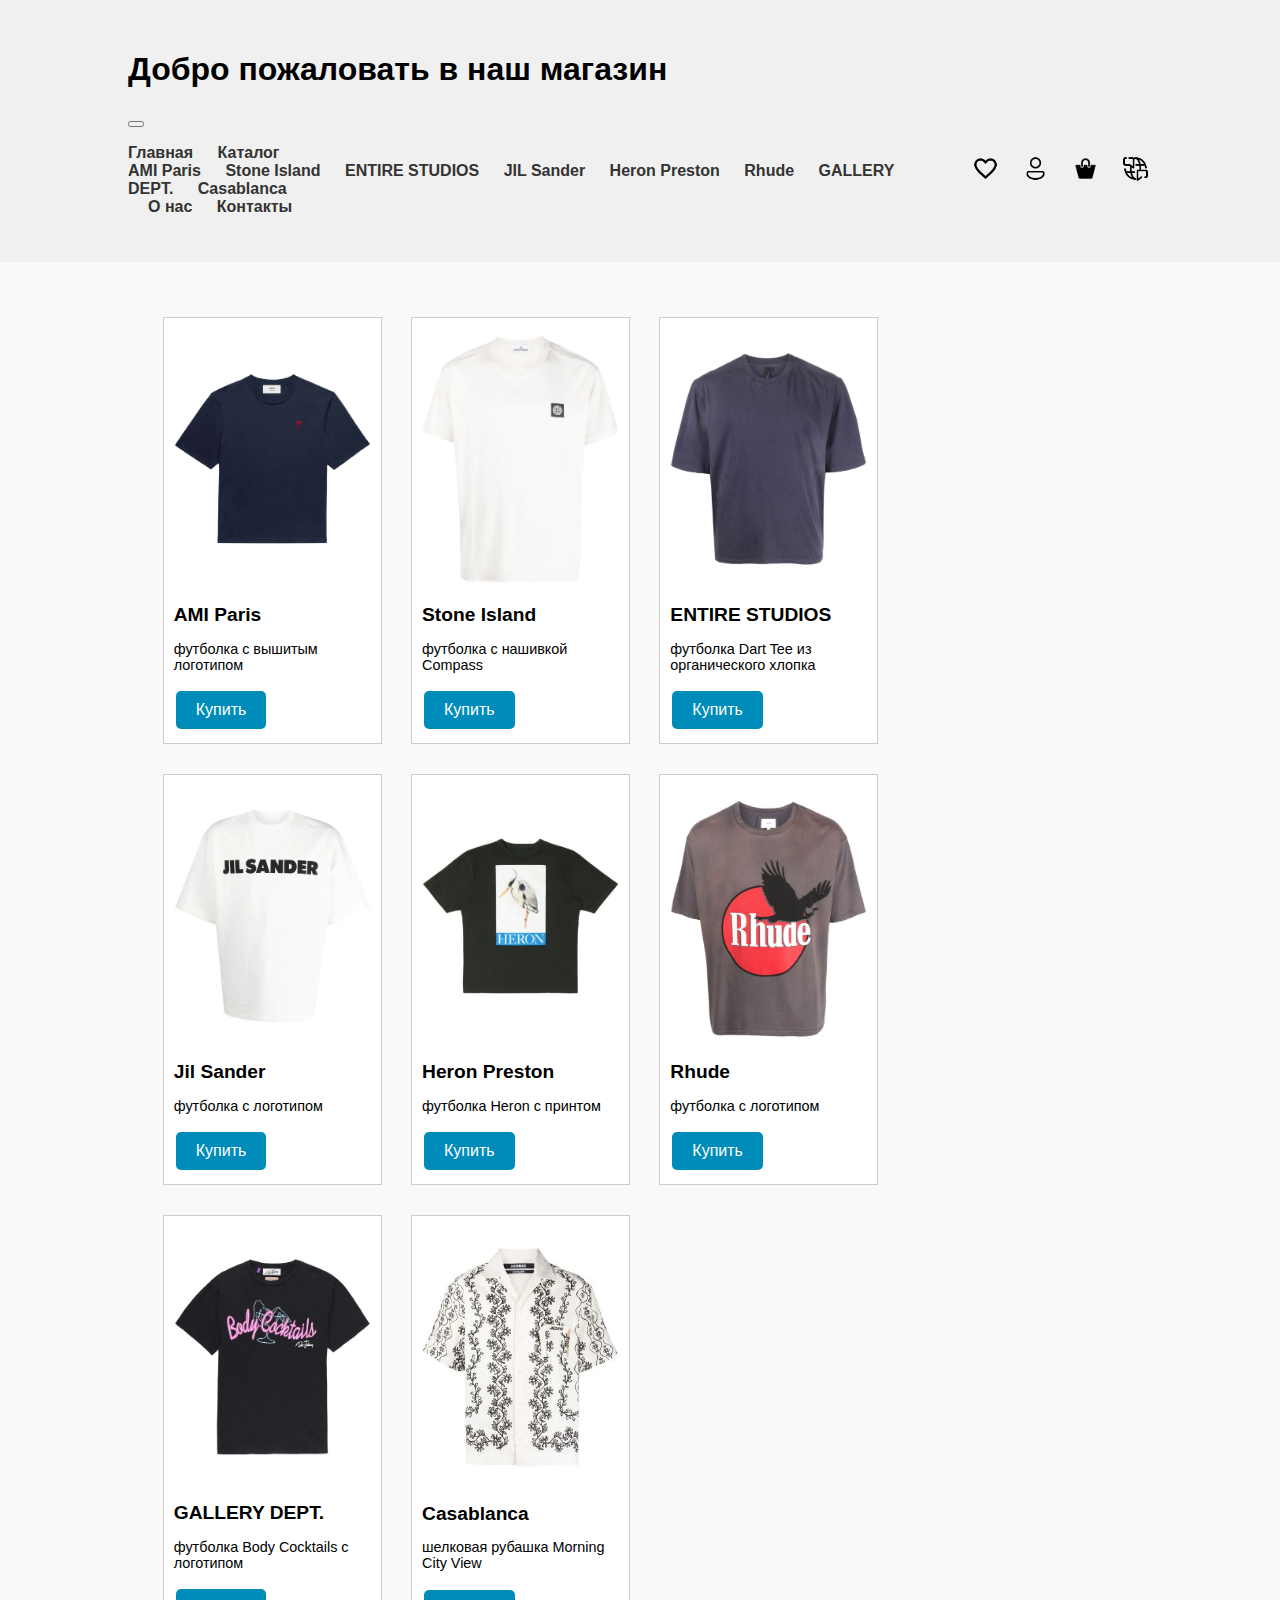
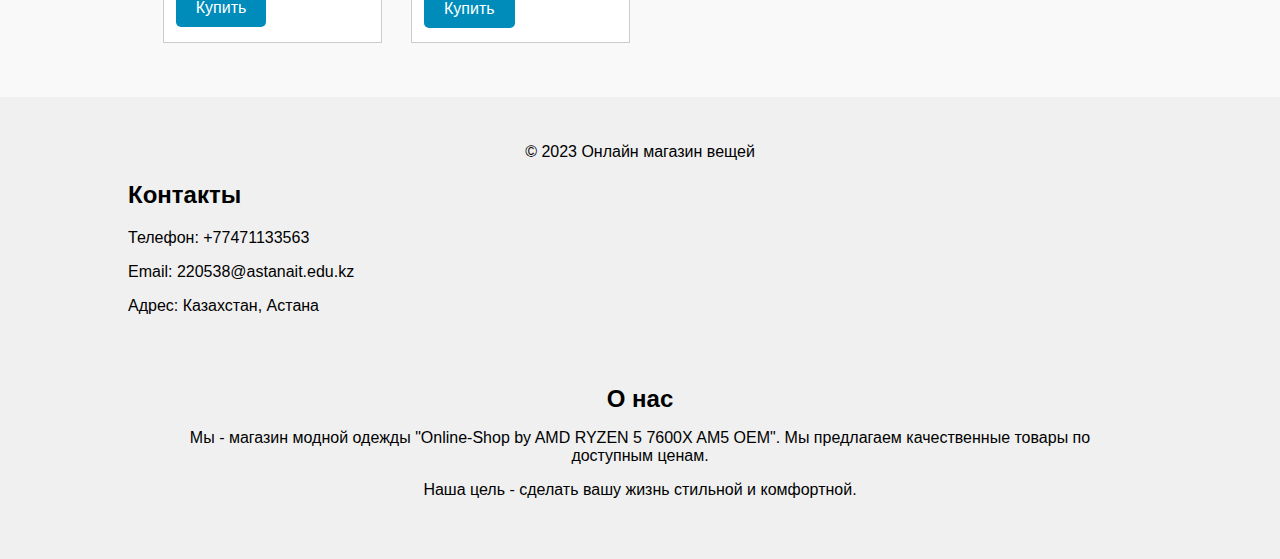
<file: index.html>
<!DOCTYPE html>
<html lang="en">
    <head>
        <title>Онлайн магазин</title>
        <link rel="icon" type="image/x-icon" href="./assets/pngegg.png">
        <meta charset="UTF-8">
        <meta name="viewport" content="width=device-width, initial-scale=1">
        <meta http-equiv="X-UA-Compatible" content="IE=edge">
        <link href="https://cdn.jsdelivr.net/npm/bootstrap@5.3.2/dist/css/bootstrap.min.css" rel="stylesheet" integrity="sha384-T3c6CoIi6uLrA9TneNEoa7RxnatzjcDSCmG1MXxSR1GAsXEV/Dwwykc2MPK8M2HN" crossorigin="anonymous">
        <script src="https://cdn.jsdelivr.net/npm/bootstrap@5.3.2/dist/js/bootstrap.bundle.min.js" integrity="sha384-C6RzsynM9kWDrMNeT87bh95OGNyZPhcTNXj1NW7RuBCsyN/o0jlpcV8Qyq46cDfL" crossorigin="anonymous"></script>
        <link href="style.css" rel="stylesheet">
    </head>
    <body>
        <header>
            <div class="container">
                <div class="header-left">
                    <h1>Добро пожаловать в наш магазин</h1>
                </div>
                <div class="header-right">
                    <nav class="navbar navbar-expand-lg">
                        <div class="container-fluid">
                            <button class="navbar-toggler" type="button" data-bs-toggle="collapse" data-bs-target="#navbarSupportedContent" aria-controls="navbarSupportedContent" aria-expanded="false" aria-label="Toggle navigation">
                                <span class="navbar-toggler-icon"></span>
                            </button>
                            <div class="collapse navbar-collapse" id="navbarSupportedContent">
                                <ul class="navbar-nav me-auto mb-2 mb-lg-0">
                                    <li class="nav-item"><a class="nav-link active" href="#">Главная</a></li>
                                    <li class="nav-item dropdown">
                                        <a class="nav-link dropdown-toggle" href="#" role="button" data-bs-toggle="dropdown" aria-expanded="false">
                                            Каталог
                                        </a>
                                        <ul class="dropdown-menu">
                                            <li><a class="dropdown-item" href="article1.html">AMI Paris</a></li>
                                            <li><a class="dropdown-item" href="article2.html">Stone Island</a></li>
                                            <li><a class="dropdown-item" href="article3.html">ENTIRE STUDIOS</a></li>
                                            <li><a class="dropdown-item" href="article4.html">JIL Sander</a></li>
                                            <li><a class="dropdown-item" href="article5.html">Heron Preston</a></li>
                                            <li><a class="dropdown-item" href="article6.html">Rhude</a></li>
                                            <li><a class="dropdown-item" href="article7.html">GALLERY DEPT.</a></li>
                                            <li><a class="dropdown-item" href="article8.html">Casablanca</a></li>
                                        </ul>
                                    </li><li class="nav-item"><a class="nav-link active" href="#footer">О нас</a></li>
                                    <li class="nav-item"><a class="nav-link active" href="#footer">Контакты</a></li>
                                </ul>
                            </div>
                        </div>
                    </nav>
                    <div class="user-actions">
                        <a href="#" class="user-action"><img src="./assets/icons8-сердце-48.png" width="27px"height="auto" alt=""></a>
                        <a href="#" class="user-action"><img src="./assets/icons8-гость-мужчина-48.png" width="27px"height="auto" alt=""></a>
                        <a href="#" class="user-action"><img src="./assets/pngegg.png" alt="" width="30px" height="30px"></a>
                        <a href="#" class="user-action"><img src="./assets/icons8-языковой-навык-48.png" width="27px" height="auto" alt=""></a>

                    </div>
                </div>
            </div>

        </header>


        <main class="container">
            <section class="products">
                <article class="product">
                    <div class="product-header">
                    </div>
                    <img src="./assets/polo.webp" alt="Product 1">
                    <h2>AMI Paris</h2>
                    <p>футболка с вышитым логотипом</p>
                    <button class="btn btn-primary" type="button" onclick="redirectToProductDetails('article1.html')">Купить</button>
                </article>

                <article class="product">
                    <img src="./assets/stone.webp" alt="Product 2">
                    <h2>Stone Island</h2>
                    <p>футболка с нашивкой Compass</p>
                    <button class="btn btn-primary" type="button"  onclick="redirectToProductDetails('article2.html')">Купить</button>
                </article>

                <article class="product">
                    <img src="./assets/entire.jpg" alt="Product 2">
                    <h2>ENTIRE STUDIOS</h2>
                    <p>футболка Dart Tee из органического хлопка</p>
                    <button class="btn btn-primary" type="button"  onclick="redirectToProductDetails('article3.html')">Купить</button>
                </article>
                <article class="product">
                    <img src="./assets/jilsander.webp" alt="Product 2">
                    <h2>Jil Sander</h2>
                    <p>футболка с логотипом</p>
                    <button class="btn btn-primary" type="button"  onclick="redirectToProductDetails('article4.html')">Купить</button>
                </article>
                <article class="product">
                    <img src="./assets/heron.webp" alt="Product 2">
                    <h2>Heron Preston</h2>
                    <p>футболка Heron с принтом</p>
                    <button class="btn btn-primary" type="button"  onclick="redirectToProductDetails('article5.html')">Купить</button>
                </article>
                <article class="product">
                    <img src="./assets/rhude.webp" alt="Product 2">
                    <h2>Rhude</h2>
                    <p>футболка с логотипом</p>
                    <button class="btn btn-primary" type="button"  onclick="redirectToProductDetails('article6.html')">Купить</button>
                </article>
                <article class="product">
                    <img src="./assets/gallery.webp" alt="Product 2">
                    <h2>GALLERY DEPT.</h2>
                    <p>футболка Body Cocktails с логотипом</p>
                    <button class="btn btn-primary" type="button"  onclick="redirectToProductDetails('article7.html')">Купить</button>
                </article>
                <article class="product">
                    <img src="./assets/far.webp" alt="Product 2">
                    <h2>Casablanca</h2>
                    <p>шелковая рубашка Morning City View</p>
                    <button class="btn btn-primary" type="button"  onclick="redirectToProductDetails('article8.html')">Купить</button>
                </article>
            </section>
        </main>

        <footer id="footer">
            <div class="container">
                <p>&copy; 2023 Онлайн магазин вещей</p>
                <div class="contact">
                    <h2>Контакты</h2>
                    <p>Телефон: +77471133563</p>
                    <p>Email: 220538@astanait.edu.kz</p>
                    <p>Адрес: Казахстан, Астана</p>
                </div>
                <div class="aboutus">
                    <h2>О нас</h2>
                    <p>Мы - магазин модной одежды "Online-Shop by AMD RYZEN 5 7600X AM5 OEM". Мы предлагаем качественные товары по доступным ценам.</p>
                    <p>Наша цель - сделать вашу жизнь стильной и комфортной.</p>
                </div>
            </div>
        </footer>
        <script>
        function redirectToProductDetails(productPage) {
            window.location.href = productPage;
        }
        </script>
    </body>
</html>
</file>
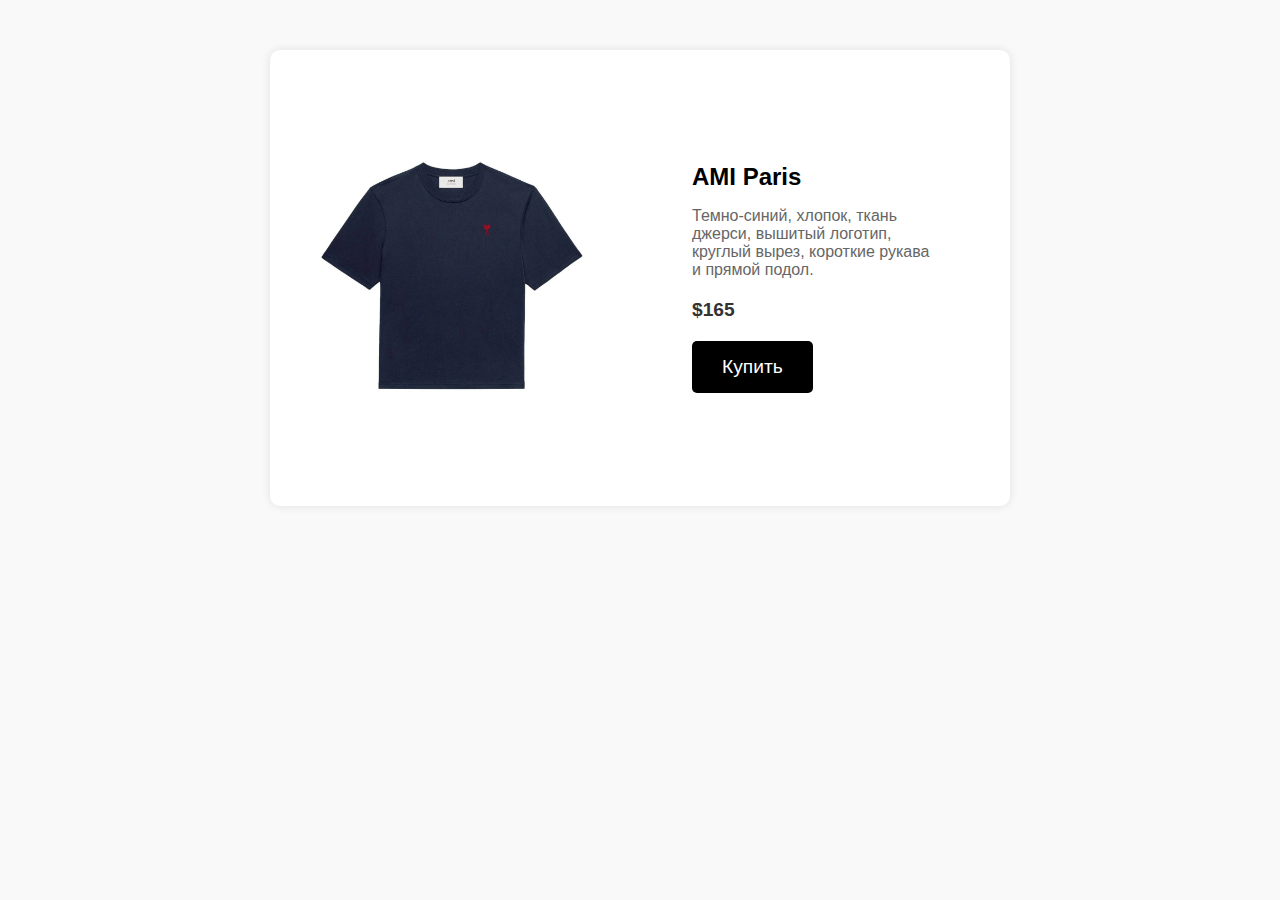
<file: article1.html>
<!DOCTYPE html>
<html lang="en">
    <head>
        <meta charset="UTF-8">
        <meta http-equiv="X-UA-Compatible" content="IE=edge">
        <meta name="viewport" content="width=device-width, initial-scale=1.0">
        <link href="https://cdn.jsdelivr.net/npm/bootstrap@5.3.2/dist/css/bootstrap.min.css" rel="stylesheet" integrity="sha384-T3c6CoIi6uLrA9TneNEoa7RxnatzjcDSCmG1MXxSR1GAsXEV/Dwwykc2MPK8M2HN" crossorigin="anonymous">
        <script src="https://cdn.jsdelivr.net/npm/bootstrap@5.3.2/dist/js/bootstrap.bundle.min.js" integrity="sha384-C6RzsynM9kWDrMNeT87bh95OGNyZPhcTNXj1NW7RuBCsyN/o0jlpcV8Qyq46cDfL" crossorigin="anonymous"></script>
        <link rel="stylesheet" href="style.css">
        <title>Товар</title>
    </head>
    <body>
        <div class="product-container">
            <div class="product-image">
                <img src="./assets/polo.webp" alt="Товар">
            </div>
            <div class="product-info">
                <h2>AMI Paris            </h2>
                <p class="product-description">Темно-синий, хлопок, ткань джерси, вышитый логотип, круглый вырез, короткие рукава и прямой подол.</p>
                <p class="product-price">$165</p>
                <button class="buy-button" onclick="openModal()">Купить</button>
            </div>
        </div>

        <div id="myModal" class="modal">
            <div class="modal-content">
                <span class="close" onclick="closeModal()">&times;</span>
                <h2>Оформление заказа</h2>
                <form id="purchaseForm">
                    <label for="name">Имя:</label>
                    <input type="text" id="name" name="name" required>
                    <label for="email">E-mail:</label>
                    <input type="email" id="email" name="email" required>
                    <label for="address">Адрес:</label>
                    <textarea id="address" name="address" required></textarea>
                    <button type="submit">Заказать</button>
                </form>
            </div>
        </div>
        <script>
     function openModal() {
        const modal = document.getElementById('myModal');
        modal.style.display = 'block';
    }

    function closeModal() {
        const modal = document.getElementById('myModal');
        modal.style.display = 'none';
    }

    // При отправке формы, перенаправим пользователя на страницу подтверждения заказа
    document.getElementById('purchaseForm').addEventListener('submit', function(event) {
        event.preventDefault();
        alert('Ваш заказ успешно оформлен!');
        closeModal();
        window.location.href = 'confirmation.html';  // Перенаправление на страницу подтверждения
    });

        </script>
    </body>
</html>
</file>
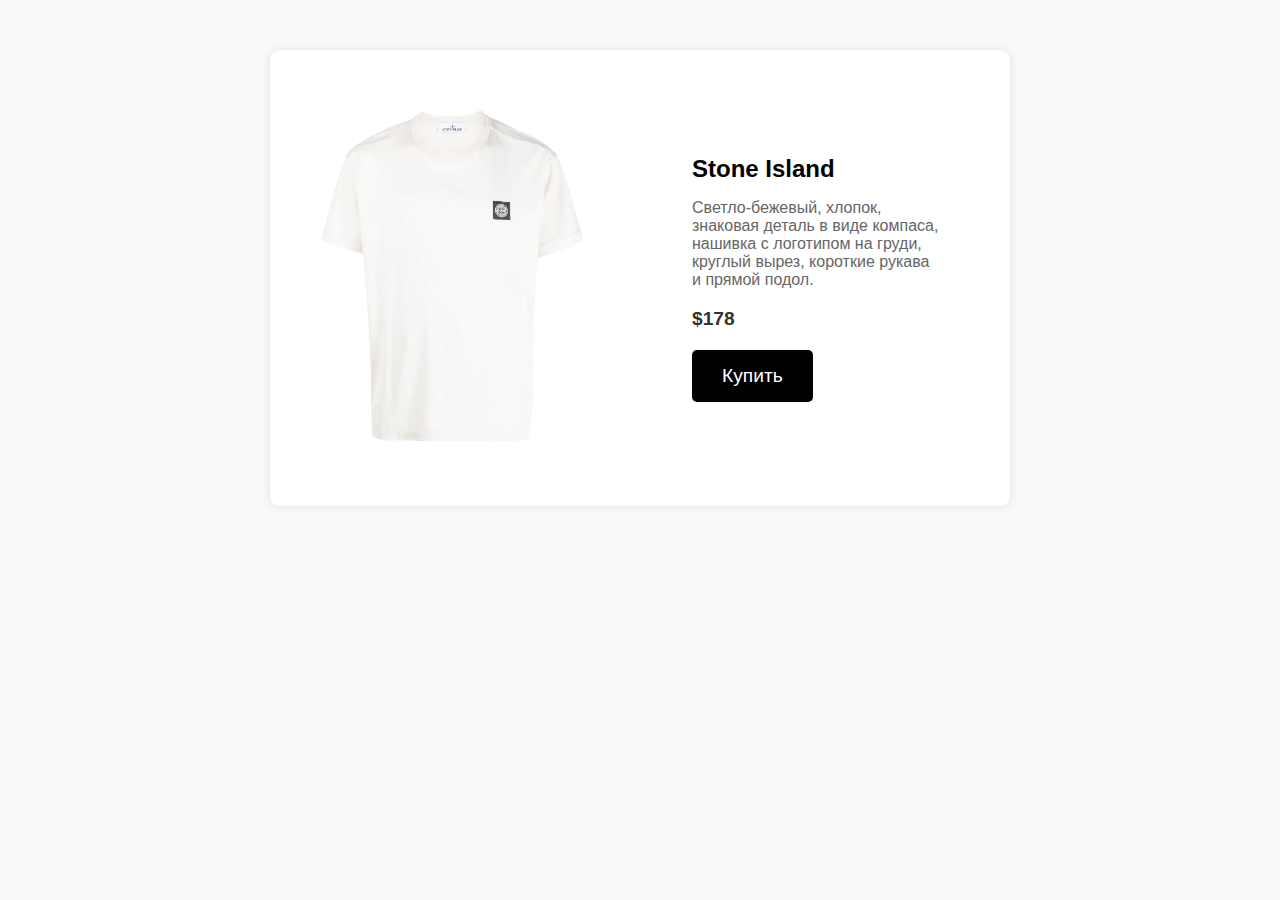
<file: article2.html>
<!DOCTYPE html>
<html lang="en">
    <head>
        <meta charset="UTF-8">
        <meta http-equiv="X-UA-Compatible" content="IE=edge">
        <meta name="viewport" content="width=device-width, initial-scale=1.0">
        <link href="https://cdn.jsdelivr.net/npm/bootstrap@5.3.2/dist/css/bootstrap.min.css" rel="stylesheet" integrity="sha384-T3c6CoIi6uLrA9TneNEoa7RxnatzjcDSCmG1MXxSR1GAsXEV/Dwwykc2MPK8M2HN" crossorigin="anonymous">
        <script src="https://cdn.jsdelivr.net/npm/bootstrap@5.3.2/dist/js/bootstrap.bundle.min.js" integrity="sha384-C6RzsynM9kWDrMNeT87bh95OGNyZPhcTNXj1NW7RuBCsyN/o0jlpcV8Qyq46cDfL" crossorigin="anonymous"></script>
        <link rel="stylesheet" href="style.css">
        <title>Товар</title>
    </head>
    <body>
        <div class="product-container">
            <div class="product-image">
                <img src="./assets/stone.webp" alt="Товар">
            </div>
            <div class="product-info">
                <h2>Stone Island</h2>
                <p class="product-description">Светло-бежевый, хлопок, знаковая деталь в виде компаса, нашивка с логотипом на груди, круглый вырез, короткие рукава и прямой подол.</p>
                <p class="product-price">$178</p>
                <button class="buy-button" onclick="openModal()">Купить</button>
            </div>
        </div>
        <div id="myModal" class="modal">
            <div class="modal-content">
                <span class="close" onclick="closeModal()">&times;</span>
                <h2>Оформление заказа</h2>
                <form id="purchaseForm">
                    <label for="name">Имя:</label>
                    <input type="text" id="name" name="name" required>
                    <label for="email">E-mail:</label>
                    <input type="email" id="email" name="email" required>
                    <label for="address">Адрес:</label>
                    <textarea id="address" name="address" required></textarea>
                    <button type="submit">Заказать</button>
                </form>
            </div>
        </div>
        <script>
     function openModal() {
        const modal = document.getElementById('myModal');
        modal.style.display = 'block';
    }

    function closeModal() {
        const modal = document.getElementById('myModal');
        modal.style.display = 'none';
    }

    document.getElementById('purchaseForm').addEventListener('submit', function(event) {
        event.preventDefault();
        alert('Ваш заказ успешно оформлен!');
        closeModal();
        window.location.href = 'confirmation.html';
    });

        </script>
    </body>
</html>
</file>
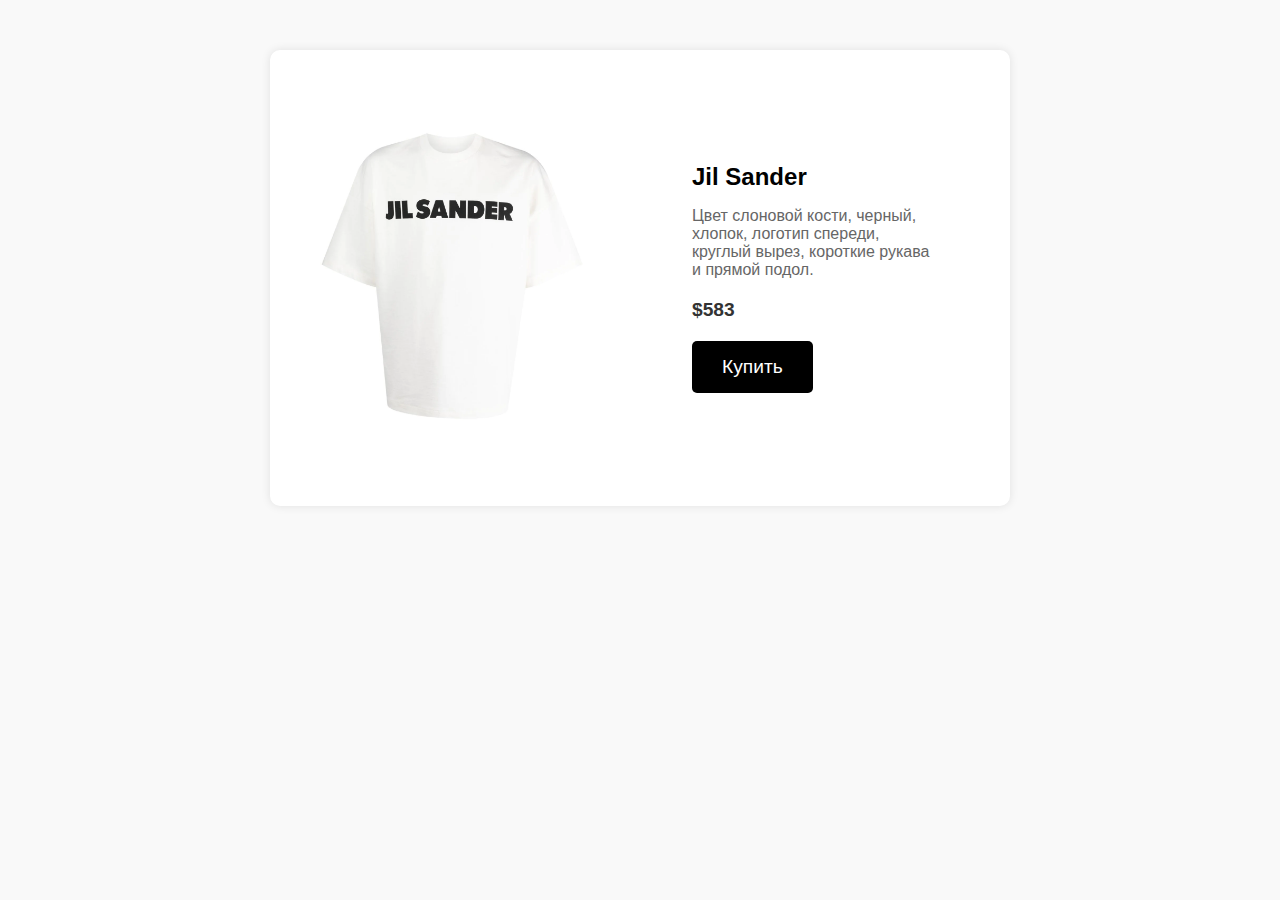
<file: article4.html>
<!DOCTYPE html>
<html lang="en">
    <head>
        <meta charset="UTF-8">
        <meta http-equiv="X-UA-Compatible" content="IE=edge">
        <meta name="viewport" content="width=device-width, initial-scale=1.0">
        <link href="https://cdn.jsdelivr.net/npm/bootstrap@5.3.2/dist/css/bootstrap.min.css" rel="stylesheet" integrity="sha384-T3c6CoIi6uLrA9TneNEoa7RxnatzjcDSCmG1MXxSR1GAsXEV/Dwwykc2MPK8M2HN" crossorigin="anonymous">
        <script src="https://cdn.jsdelivr.net/npm/bootstrap@5.3.2/dist/js/bootstrap.bundle.min.js" integrity="sha384-C6RzsynM9kWDrMNeT87bh95OGNyZPhcTNXj1NW7RuBCsyN/o0jlpcV8Qyq46cDfL" crossorigin="anonymous"></script>
        <link rel="stylesheet" href="style.css">
        <title>Товар</title>
    </head>
    <body>
        <div class="product-container">
            <div class="product-image">
                <img src="./assets/jilsander.webp" alt="Товар">
            </div>
            <div class="product-info">
                <h2>Jil Sander</h2>
                <p class="product-description">Цвет слоновой кости, черный, хлопок, логотип спереди, круглый вырез, короткие рукава и прямой подол.</p>
                <p class="product-price">$583            </p>
                <button class="buy-button" onclick="openModal()">Купить</button>
            </div>
        </div>
        <div id="myModal" class="modal">
            <div class="modal-content">
                <span class="close" onclick="closeModal()">&times;</span>
                <h2>Оформление заказа</h2>
                <form id="purchaseForm">
                    <label for="name">Имя:</label>
                    <input type="text" id="name" name="name" required>
                    <label for="email">E-mail:</label>
                    <input type="email" id="email" name="email" required>
                    <label for="address">Адрес:</label>
                    <textarea id="address" name="address" required></textarea>
                    <button type="submit">Заказать</button>
                </form>
            </div>
        </div>
        <script>
        function openModal() {
            const modal = document.getElementById('myModal');
            modal.style.display = 'block';
        }

        function closeModal() {
            const modal = document.getElementById('myModal');
            modal.style.display = 'none';
        }

        document.getElementById('purchaseForm').addEventListener('submit', function(event) {
            event.preventDefault();
            alert('Ваш заказ успешно оформлен!');
            closeModal();
            window.location.href = 'confirmation.html';
        });

        </script>
    </body>
</html>
</file>
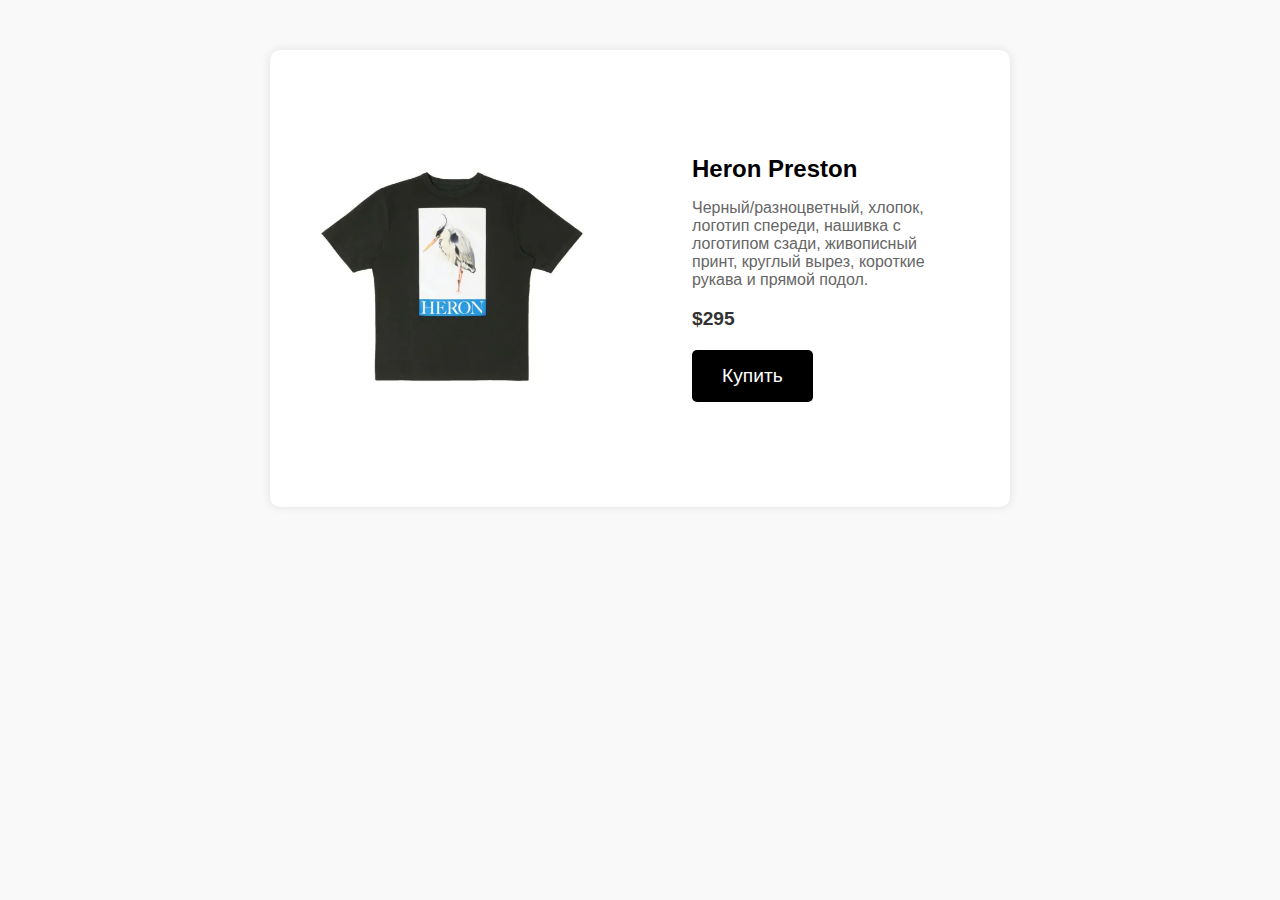
<file: article5.html>
<!DOCTYPE html>
<html lang="en">
    <head>
        <meta charset="UTF-8">
        <meta http-equiv="X-UA-Compatible" content="IE=edge">
        <meta name="viewport" content="width=device-width, initial-scale=1.0">
        <link href="https://cdn.jsdelivr.net/npm/bootstrap@5.3.2/dist/css/bootstrap.min.css" rel="stylesheet" integrity="sha384-T3c6CoIi6uLrA9TneNEoa7RxnatzjcDSCmG1MXxSR1GAsXEV/Dwwykc2MPK8M2HN" crossorigin="anonymous">
        <script src="https://cdn.jsdelivr.net/npm/bootstrap@5.3.2/dist/js/bootstrap.bundle.min.js" integrity="sha384-C6RzsynM9kWDrMNeT87bh95OGNyZPhcTNXj1NW7RuBCsyN/o0jlpcV8Qyq46cDfL" crossorigin="anonymous"></script>
        <link rel="stylesheet" href="style.css">
        <title>Товар</title>
    </head>
    <body>
        <div class="product-container">
            <div class="product-image">
                <img src="./assets/heron.webp" alt="Товар">
            </div>
            <div class="product-info">
                <h2>Heron Preston</h2>
                <p class="product-description">Черный/разноцветный, хлопок, логотип спереди, нашивка с логотипом сзади, живописный принт, круглый вырез, короткие рукава и прямой подол.</p>
                <p class="product-price">$295 </p>
                <button class="buy-button" onclick="openModal()">Купить</button>
            </div>
        </div>
        <div id="myModal" class="modal">
            <div class="modal-content">
                <span class="close" onclick="closeModal()">&times;</span>
                <h2>Оформление заказа</h2>
                <form id="purchaseForm">
                    <label for="name">Имя:</label>
                    <input type="text" id="name" name="name" required>
                    <label for="email">E-mail:</label>
                    <input type="email" id="email" name="email" required>
                    <label for="address">Адрес:</label>
                    <textarea id="address" name="address" required></textarea>
                    <button type="submit">Заказать</button>
                </form>
            </div>
        </div>
        <script>
        function openModal() {
            const modal = document.getElementById('myModal');
            modal.style.display = 'block';
        }

        function closeModal() {
            const modal = document.getElementById('myModal');
            modal.style.display = 'none';
        }

        document.getElementById('purchaseForm').addEventListener('submit', function(event) {
            event.preventDefault();
            alert('Ваш заказ успешно оформлен!');
            closeModal();
            window.location.href = 'confirmation.html';
        });

        </script>
    </body>
</html>
</file>
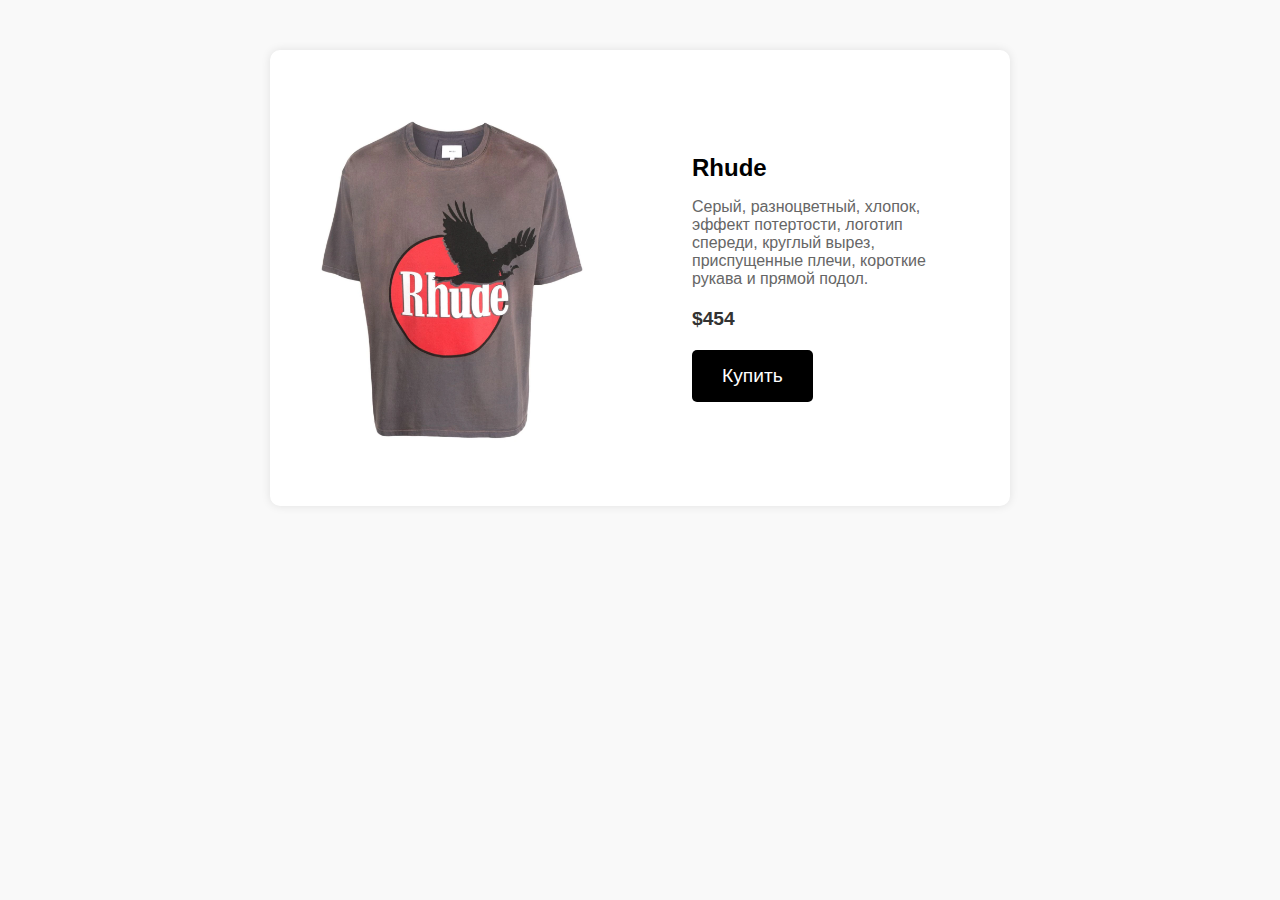
<file: article6.html>
<!DOCTYPE html>
<html lang="en">
    <head>
        <meta charset="UTF-8">
        <meta http-equiv="X-UA-Compatible" content="IE=edge">
        <meta name="viewport" content="width=device-width, initial-scale=1.0">
        <link href="https://cdn.jsdelivr.net/npm/bootstrap@5.3.2/dist/css/bootstrap.min.css" rel="stylesheet" integrity="sha384-T3c6CoIi6uLrA9TneNEoa7RxnatzjcDSCmG1MXxSR1GAsXEV/Dwwykc2MPK8M2HN" crossorigin="anonymous">
        <script src="https://cdn.jsdelivr.net/npm/bootstrap@5.3.2/dist/js/bootstrap.bundle.min.js" integrity="sha384-C6RzsynM9kWDrMNeT87bh95OGNyZPhcTNXj1NW7RuBCsyN/o0jlpcV8Qyq46cDfL" crossorigin="anonymous"></script>
        <link rel="stylesheet" href="style.css">
        <title>Товар</title>
    </head>
    <body>
        <div class="product-container">
            <div class="product-image">
                <img src="./assets/rhude.webp" alt="Товар">
            </div>
            <div class="product-info">
                <h2>Rhude</h2>
                <p class="product-description">Серый, разноцветный, хлопок, эффект потертости, логотип спереди, круглый вырез, приспущенные плечи, короткие рукава и прямой подол.</p>
                <p class="product-price">$454</p>
                <button class="buy-button" onclick="openModal()">Купить</button>
            </div>
        </div>
        <div id="myModal" class="modal">
            <div class="modal-content">
                <span class="close" onclick="closeModal()">&times;</span>
                <h2>Оформление заказа</h2>
                <form id="purchaseForm">
                    <label for="name">Имя:</label>
                    <input type="text" id="name" name="name" required>
                    <label for="email">E-mail:</label>
                    <input type="email" id="email" name="email" required>
                    <label for="address">Адрес:</label>
                    <textarea id="address" name="address" required></textarea>
                    <button type="submit">Заказать</button>
                </form>
            </div>
        </div>
        <script>
        function openModal() {
            const modal = document.getElementById('myModal');
            modal.style.display = 'block';
        }

        function closeModal() {
            const modal = document.getElementById('myModal');
            modal.style.display = 'none';
        }

        document.getElementById('purchaseForm').addEventListener('submit', function(event) {
            event.preventDefault();
            alert('Ваш заказ успешно оформлен!');
            closeModal();
            window.location.href = 'confirmation.html';
        });

        </script>
    </body>
</html>
</file>
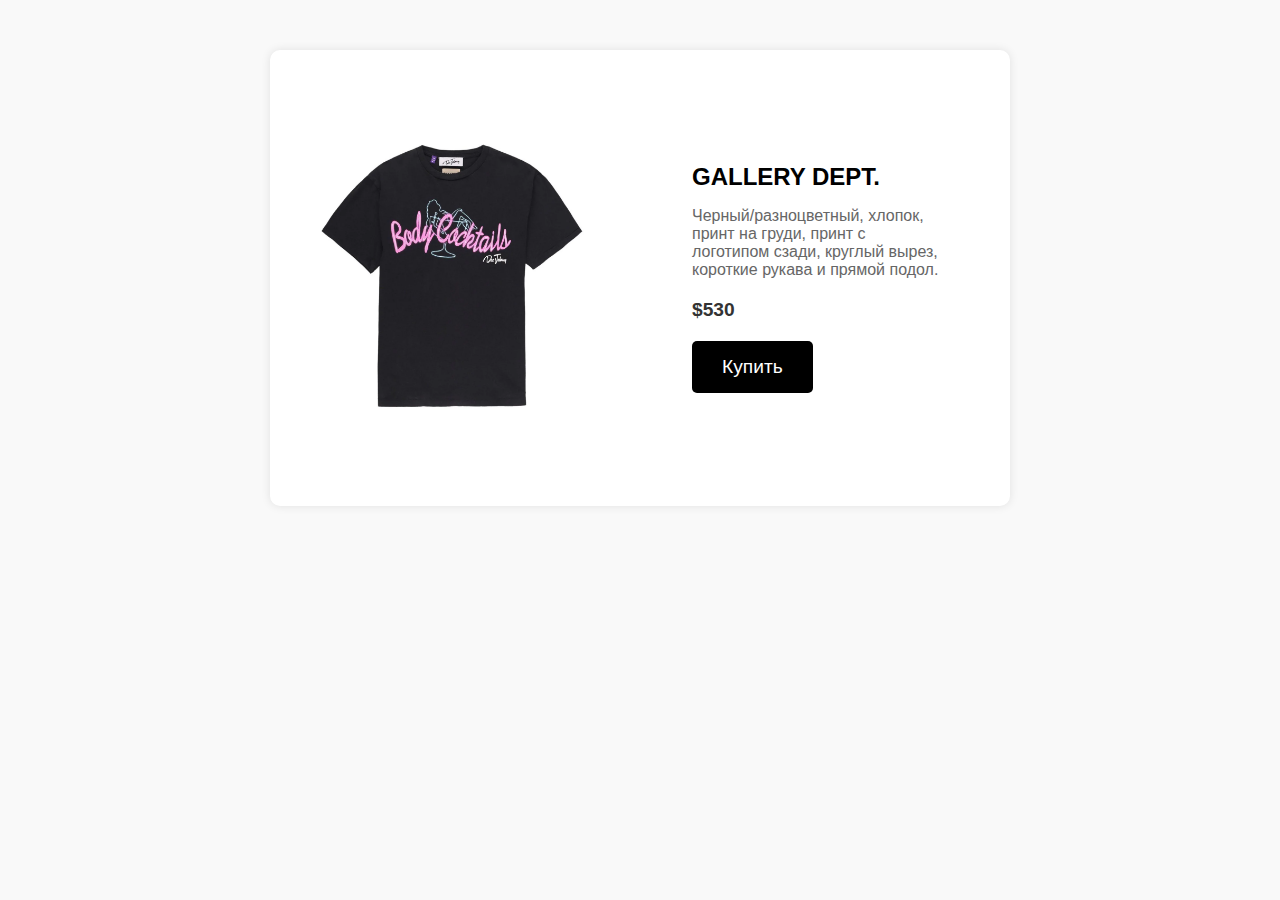
<file: article7.html>
<!DOCTYPE html>
<html lang="en">
    <head>
        <meta charset="UTF-8">
        <meta http-equiv="X-UA-Compatible" content="IE=edge">
        <meta name="viewport" content="width=device-width, initial-scale=1.0">
        <link href="https://cdn.jsdelivr.net/npm/bootstrap@5.3.2/dist/css/bootstrap.min.css" rel="stylesheet" integrity="sha384-T3c6CoIi6uLrA9TneNEoa7RxnatzjcDSCmG1MXxSR1GAsXEV/Dwwykc2MPK8M2HN" crossorigin="anonymous">
        <script src="https://cdn.jsdelivr.net/npm/bootstrap@5.3.2/dist/js/bootstrap.bundle.min.js" integrity="sha384-C6RzsynM9kWDrMNeT87bh95OGNyZPhcTNXj1NW7RuBCsyN/o0jlpcV8Qyq46cDfL" crossorigin="anonymous"></script>
        <link rel="stylesheet" href="style.css">
        <title>Товар</title>
    </head>
    <body>
        <div class="product-container">
            <div class="product-image">
                <img src="./assets/gallery.webp" alt="Товар">
            </div>
            <div class="product-info">
                <h2>GALLERY DEPT.</h2>
                <p class="product-description">Черный/разноцветный, хлопок, принт на груди, принт с логотипом сзади, круглый вырез, короткие рукава и прямой подол.</p>
                <p class="product-price">$530 </p>
                <button class="buy-button" onclick="openModal()">Купить</button>
            </div>
        </div>
        <div id="myModal" class="modal">
            <div class="modal-content">
                <span class="close" onclick="closeModal()">&times;</span>
                <h2>Оформление заказа</h2>
                <form id="purchaseForm">
                    <label for="name">Имя:</label>
                    <input type="text" id="name" name="name" required>
                    <label for="email">E-mail:</label>
                    <input type="email" id="email" name="email" required>
                    <label for="address">Адрес:</label>
                    <textarea id="address" name="address" required></textarea>
                    <button type="submit">Заказать</button>
                </form>
            </div>
        </div>
        <script>
        function openModal() {
            const modal = document.getElementById('myModal');
            modal.style.display = 'block';
        }

        function closeModal() {
            const modal = document.getElementById('myModal');
            modal.style.display = 'none';
        }

        document.getElementById('purchaseForm').addEventListener('submit', function(event) {
            event.preventDefault();
            alert('Ваш заказ успешно оформлен!');
            closeModal();
            window.location.href = 'confirmation.html';
        });

        </script>
    </body>
</html>
</file>
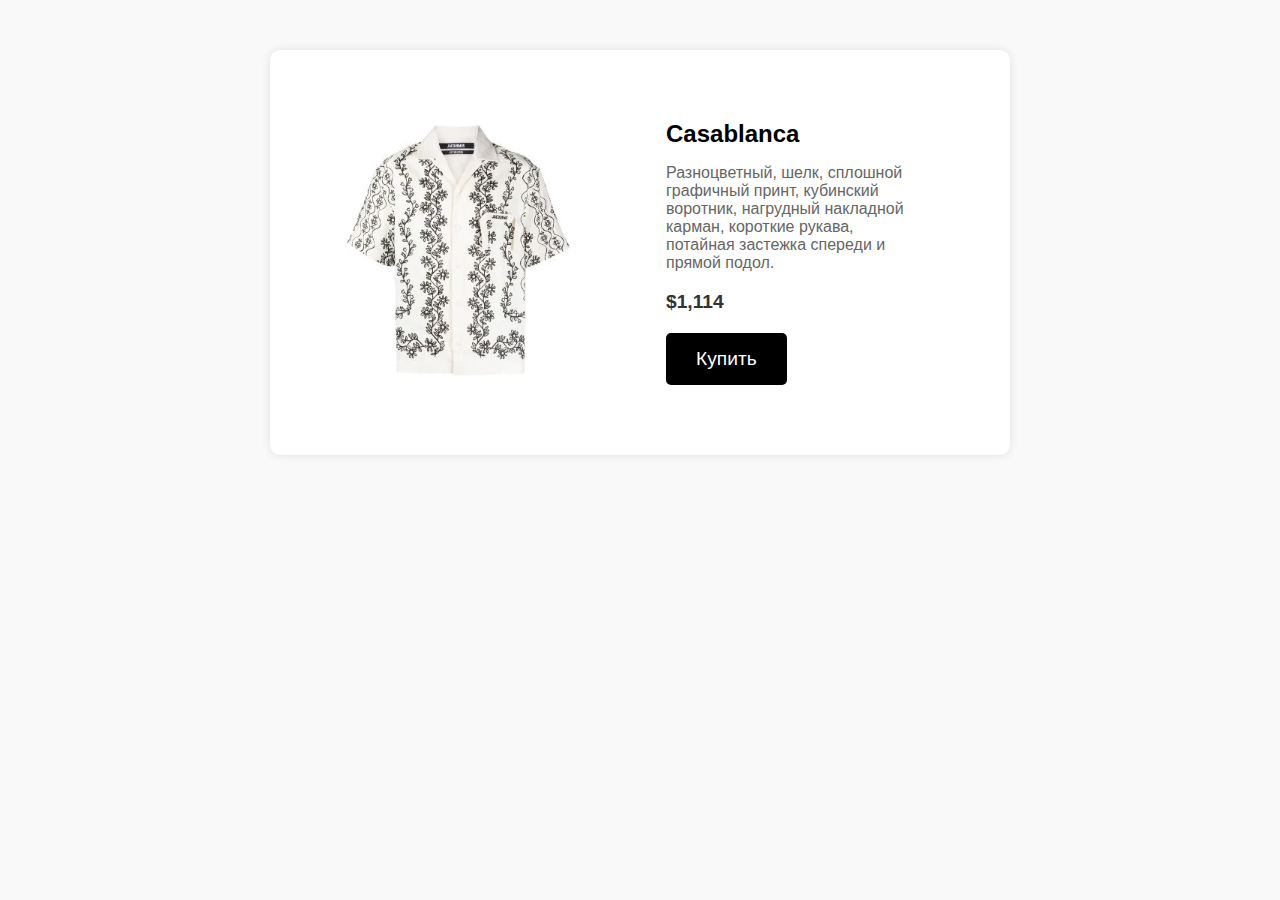
<file: article8.html>
<!DOCTYPE html>
<html lang="en">
    <head>
        <meta charset="UTF-8">
        <meta http-equiv="X-UA-Compatible" content="IE=edge">
        <meta name="viewport" content="width=device-width, initial-scale=1.0">
        <link href="https://cdn.jsdelivr.net/npm/bootstrap@5.3.2/dist/css/bootstrap.min.css" rel="stylesheet" integrity="sha384-T3c6CoIi6uLrA9TneNEoa7RxnatzjcDSCmG1MXxSR1GAsXEV/Dwwykc2MPK8M2HN" crossorigin="anonymous">
        <script src="https://cdn.jsdelivr.net/npm/bootstrap@5.3.2/dist/js/bootstrap.bundle.min.js" integrity="sha384-C6RzsynM9kWDrMNeT87bh95OGNyZPhcTNXj1NW7RuBCsyN/o0jlpcV8Qyq46cDfL" crossorigin="anonymous"></script>
        <link rel="stylesheet" href="style.css">
        <title>Товар</title>
    </head>
    <body>
        <div class="product-container">
            <div class="product-image">
                <img src="./assets/far.webp" alt="Товар">
            </div>
            <div class="product-info">
                <h2>Casablanca</h2>
                <p class="product-description">Разноцветный, шелк, сплошной графичный принт, кубинский воротник, нагрудный накладной карман, короткие рукава, потайная застежка спереди и прямой подол.</p>
                <p class="product-price">$1,114 </p>
                <button class="buy-button" onclick="openModal()">Купить</button>
            </div>
        </div>
        <div id="myModal" class="modal">
            <div class="modal-content">
                <span class="close" onclick="closeModal()">&times;</span>
                <h2>Оформление заказа</h2>
                <form id="purchaseForm">
                    <label for="name">Имя:</label>
                    <input type="text" id="name" name="name" required>
                    <label for="email">E-mail:</label>
                    <input type="email" id="email" name="email" required>
                    <label for="address">Адрес:</label>
                    <textarea id="address" name="address" required></textarea>
                    <button type="submit">Заказать</button>
                </form>
            </div>
        </div>
        <script>
        function openModal() {
            const modal = document.getElementById('myModal');
            modal.style.display = 'block';
        }

        function closeModal() {
            const modal = document.getElementById('myModal');
            modal.style.display = 'none';
        }

        document.getElementById('purchaseForm').addEventListener('submit', function(event) {
            event.preventDefault();
            alert('Ваш заказ успешно оформлен!');
            closeModal();
            window.location.href = 'confirmation.html';
        });

        </script>
    </body>
</html>
</file>
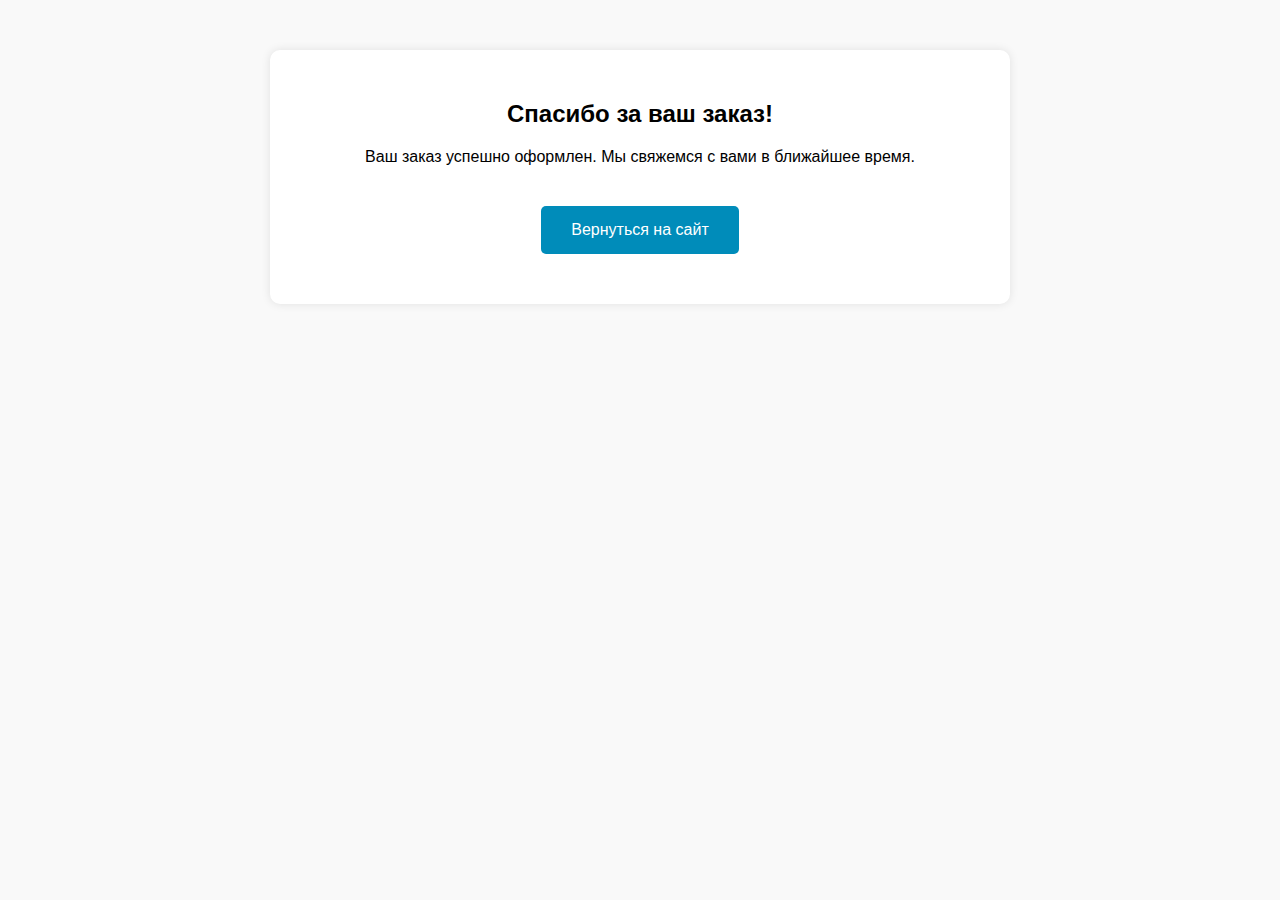
<file: confirmation.html>
<!DOCTYPE html>
<html lang="en">
    <head>
        <meta charset="UTF-8">
        <meta http-equiv="X-UA-Compatible" content="IE=edge">
        <meta name="viewport" content="width=device-width, initial-scale=1.0">
        <link href="https://cdn.jsdelivr.net/npm/bootstrap@5.3.2/dist/css/bootstrap.min.css" rel="stylesheet" integrity="sha384-T3c6CoIi6uLrA9TneNEoa7RxnatzjcDSCmG1MXxSR1GAsXEV/Dwwykc2MPK8M2HN" crossorigin="anonymous">
        <script src="https://cdn.jsdelivr.net/npm/bootstrap@5.3.2/dist/js/bootstrap.bundle.min.js" integrity="sha384-C6RzsynM9kWDrMNeT87bh95OGNyZPhcTNXj1NW7RuBCsyN/o0jlpcV8Qyq46cDfL" crossorigin="anonymous"></script>
        <link rel="stylesheet" href="confirmation-style.css">
        <title>Подтверждение заказа</title>
    </head>
    <body>
        <div class="confirmation-container">
            <h2>Спасибо за ваш заказ!</h2>
            <p>Ваш заказ успешно оформлен. Мы свяжемся с вами в ближайшее время.</p>
            <button onclick="goBack()">Вернуться на сайт</button>
        </div>
        <script>
        function goBack() {
            window.history.back();
        }
        </script>
    </body>
</html>
</file>
<file: style.css>
body {
    font-family: Arial, sans-serif;
    margin: 0;
    padding: 0;
}

.container {
    width: 80%;
    margin: 0 auto;
    padding: 20px;
}

header {
    background-color: #f0f0f0;
    padding: 10px 0;
}


header nav ul {
    list-style: none;
    padding: 0;
}

header nav ul li {
    display: inline;
    margin-right: 20px;
}

header nav ul li a {
    text-decoration: none;
    color: #333;
    font-weight: bold;
}

/* ... (Ваши стили) ... */

.header-right {
    display: flex;
    justify-content: space-between;
    align-items: center;
}

.main-nav {
    margin: 0;
    padding: 0;
    list-style: none;
}

.main-nav li {
    display: inline;
    margin-right: 20px;
}

.main-nav li:last-child {
    margin-right: 0;
}

.main-nav li a {
    text-decoration: none;
    color: #333;
    font-weight: bold;
}

.main-nav li a:hover {
    color: #ff6600;
}


.user-actions {
    display: flex;
    align-items: center;
}


.user-action {
    margin-left: 20px;
    text-decoration: none;
    color: #333;
    width: 30px;
}

.user-action img {
    width: 27px;
    height: auto;
}


.user-action:hover {
    color: #ff6600;
}

main {
    padding: 20px 0;
}

.products {
        display: flex;
        flex-wrap: wrap;
        max-width: 1200px; 
        margin: 0 auto; 
        padding: 20px;
        box-sizing: border-box;
}

.product {
    width: 20%;
    margin: 1.5%;
    border: 1px solid #ccc;
    padding: 10px;
    background-color: #fff; 
    transition: transform 0.3s;
}

.product:hover {
    transform: translateY(-10px);
}

.product img {
    width: 100%;
}

.product h2 {
    font-size: 1.2em;
    margin: 10px 0;
}

.product p {
    font-size: 0.9em;
}

.product button {
    background-color: #008CBA;
    color: white;
    border: none;
    padding: 10px 20px;
    text-align: center;
    text-decoration: none;
    display: inline-block;
    font-size: 1em;
    margin: 4px 2px;
    cursor: pointer;
    border-radius: 5px;
}

.product button:hover {
    background-color: #005F6B;
    color: white;
}

footer {
    text-align: center;
    padding: 10px 0;
    background-color: #f0f0f0;
    position: relative;
    bottom: 0;
    width: 100%;
}

body {
    font-family: Arial, sans-serif;
    margin: 0;
    padding: 0;
    background-color: #f9f9f9;
}

.product-container {
    display: flex;
    justify-content: center;
    align-items: center;
    padding: 50px;
    margin: auto;
    width: 50%;
    background-color: #fff;
    box-shadow: 0 0 10px rgba(0, 0, 0, 0.1);
    border-radius: 10px;
    margin-top: 50px;
}

.product-image img {
    max-width: 75%;
    border-radius: 10px;
}

.product-info {
    padding: 20px;
}

.product-info p{
    width: 248px;
}

.product-info h2 {
    font-size: 1.5em;
    margin: 0 0 10px;
}

.product-description {
    font-size: 1em;
    color: #666;
    margin-bottom: 10px;
}

.product-price {
    font-size: 1.2em;
    font-weight: bold;
    color: #333;
    margin-bottom: 20px;
}

.buy-button {
    background-color: #000;
    color: #fff;    
    border: none;
    padding: 15px 30px;
    text-align: center;
    text-decoration: none;
    display: inline-block;
    font-size: 1.2em;
    cursor: pointer;
    border-radius: 5px;
    transition: background-color 0.3s;
}

.buy-button:hover {
    background-color: #333;
}

/* ... (Ваши стили) ... */

/* Модальное окно */
.modal {
    display: none;
    position: fixed;
    z-index: 1;
    left: 0;
    top: 0;
    width: 100%;
    height: 100%;
    overflow: auto;
    background-color: rgb(0, 0, 0);
    background-color: rgba(0, 0, 0, 0.4);
    padding-top: 60px;
}

.modal-content {
    background-color: #fefefe;
    margin: 5% auto;
    padding: 20px;
    border: 1px solid #888;
    width: 80%;
}

.close {
    color: #aaa;
    float: right;
    font-size: 28px;
    font-weight: bold;
}

.close:hover,
.close:focus {
    color: black;
    text-decoration: none;
    cursor: pointer;
}

/* Стили для формы и кнопки в модальном окне */
.modal-content form {
    display: flex;
    flex-direction: column;
}

.modal-content label {
    margin-bottom: 5px;
}

.modal-content input,
.modal-content textarea {
    padding: 10px;
    margin-bottom: 10px;
}

.modal-content button {
    padding: 10px 20px;
    background-color: #008CBA;
    color: white;
    border: none;
    cursor: pointer;
}

.modal-content button:hover {
    background-color: #005F6B;
}

.contact{
    text-align: left;
}

.aboutus {
    margin-top: 30px;
    padding: 20px;
    background-color: #f0f0f0;
    border-radius: 10px;
}

.aboutus h2 {
    font-size: 1.5em;
    margin-bottom: 10px;
}

.aboutus p {
    font-size: 1em;
    margin-bottom: 10px;
}
</file>
<file: confirmation-style.css>
body {
    font-family: Arial, sans-serif;
    margin: 0;
    padding: 0;
    background-color: #f9f9f9;
}
/* Добавленные стили для кнопки */
button {
    padding: 15px 30px;
    font-size: 1em;
    background-color: #008CBA;
    color: white;
    border: none;
    cursor: pointer;
    border-radius: 5px;
    transition: background-color 0.3s;
    margin-top: 20px;
}

button:hover {
    background-color: #005F6B;
}

/* Стили для confirmation-container */
.confirmation-container {
    text-align: center;
    padding: 50px;
    margin: auto;
    width: 50%;
    background-color: #fff;
    box-shadow: 0 0 10px rgba(0, 0, 0, 0.1);
    border-radius: 10px;
    margin-top: 50px;
}

.confirmation-container h2 {
    font-size: 1.5em;
    margin: 0 0 20px;
}

.confirmation-container p {
    font-size: 1em;
    margin: 0 0 20px;
}
</file>
